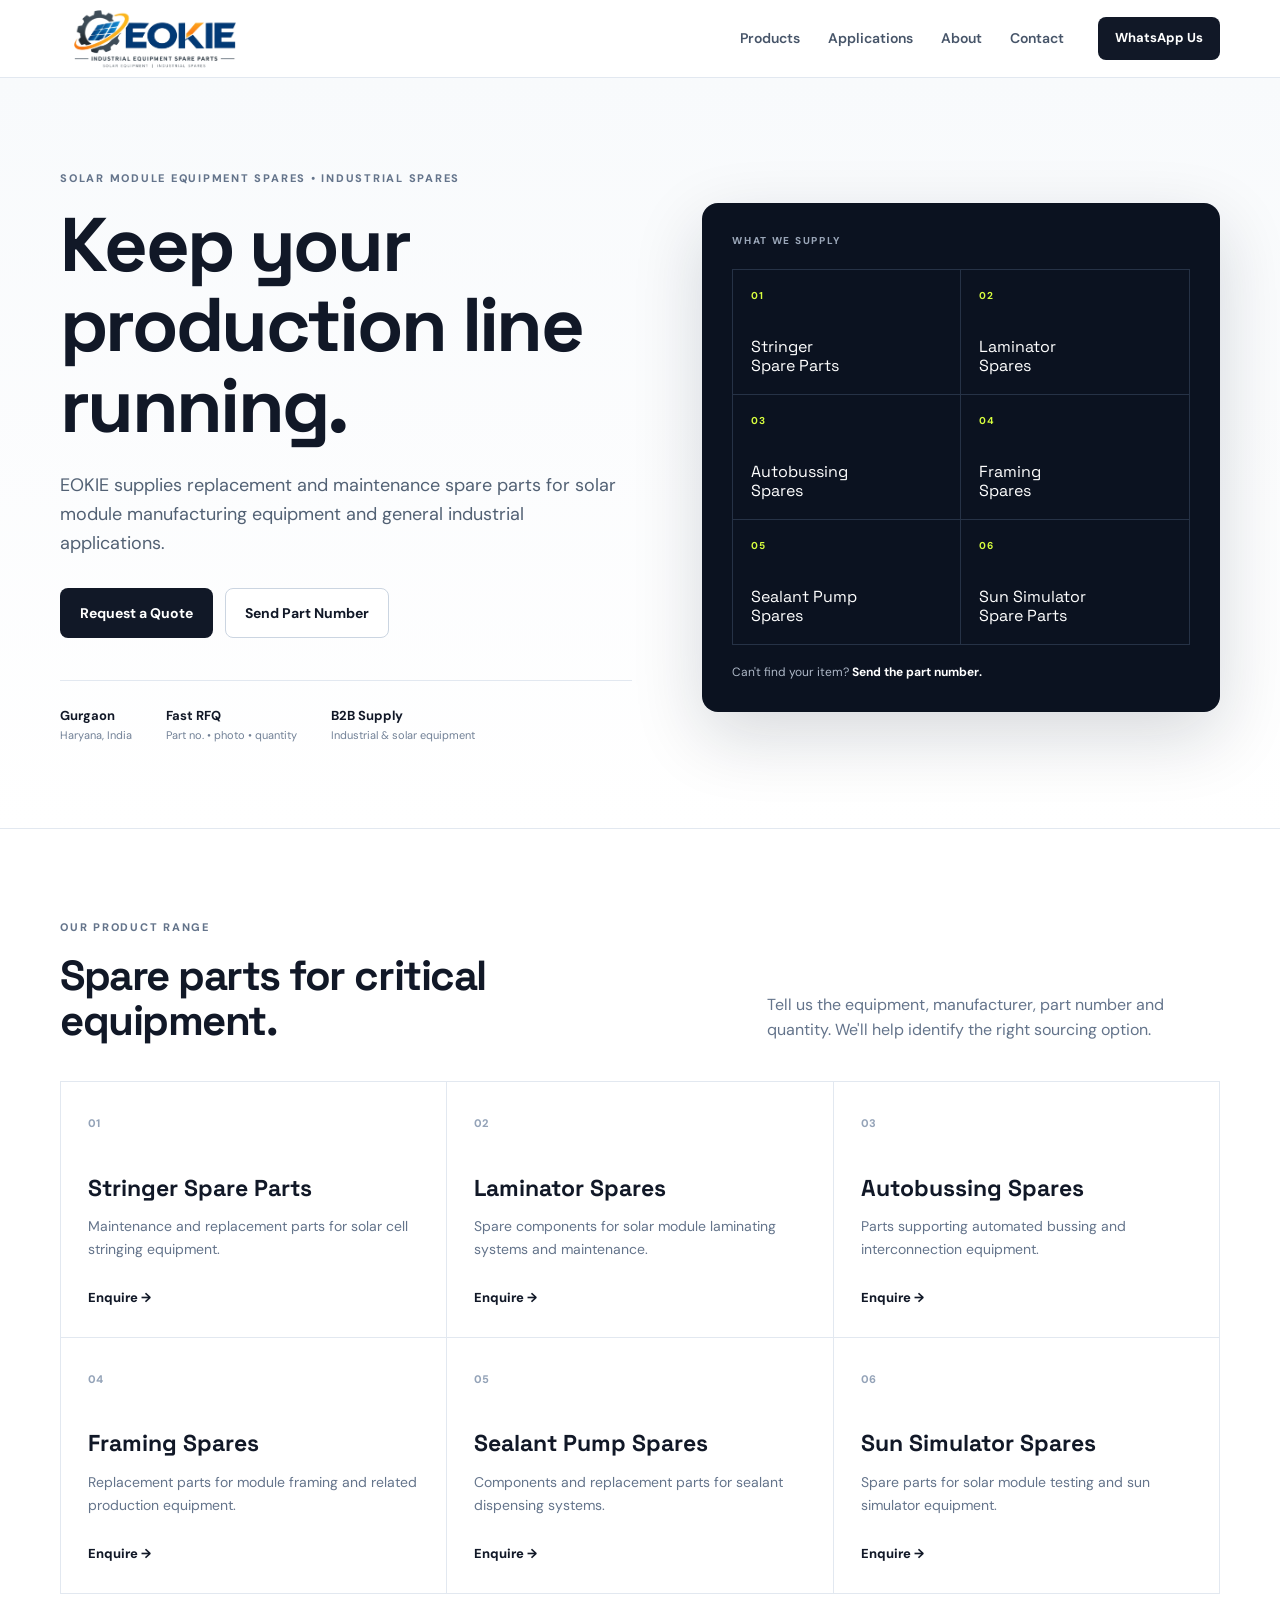
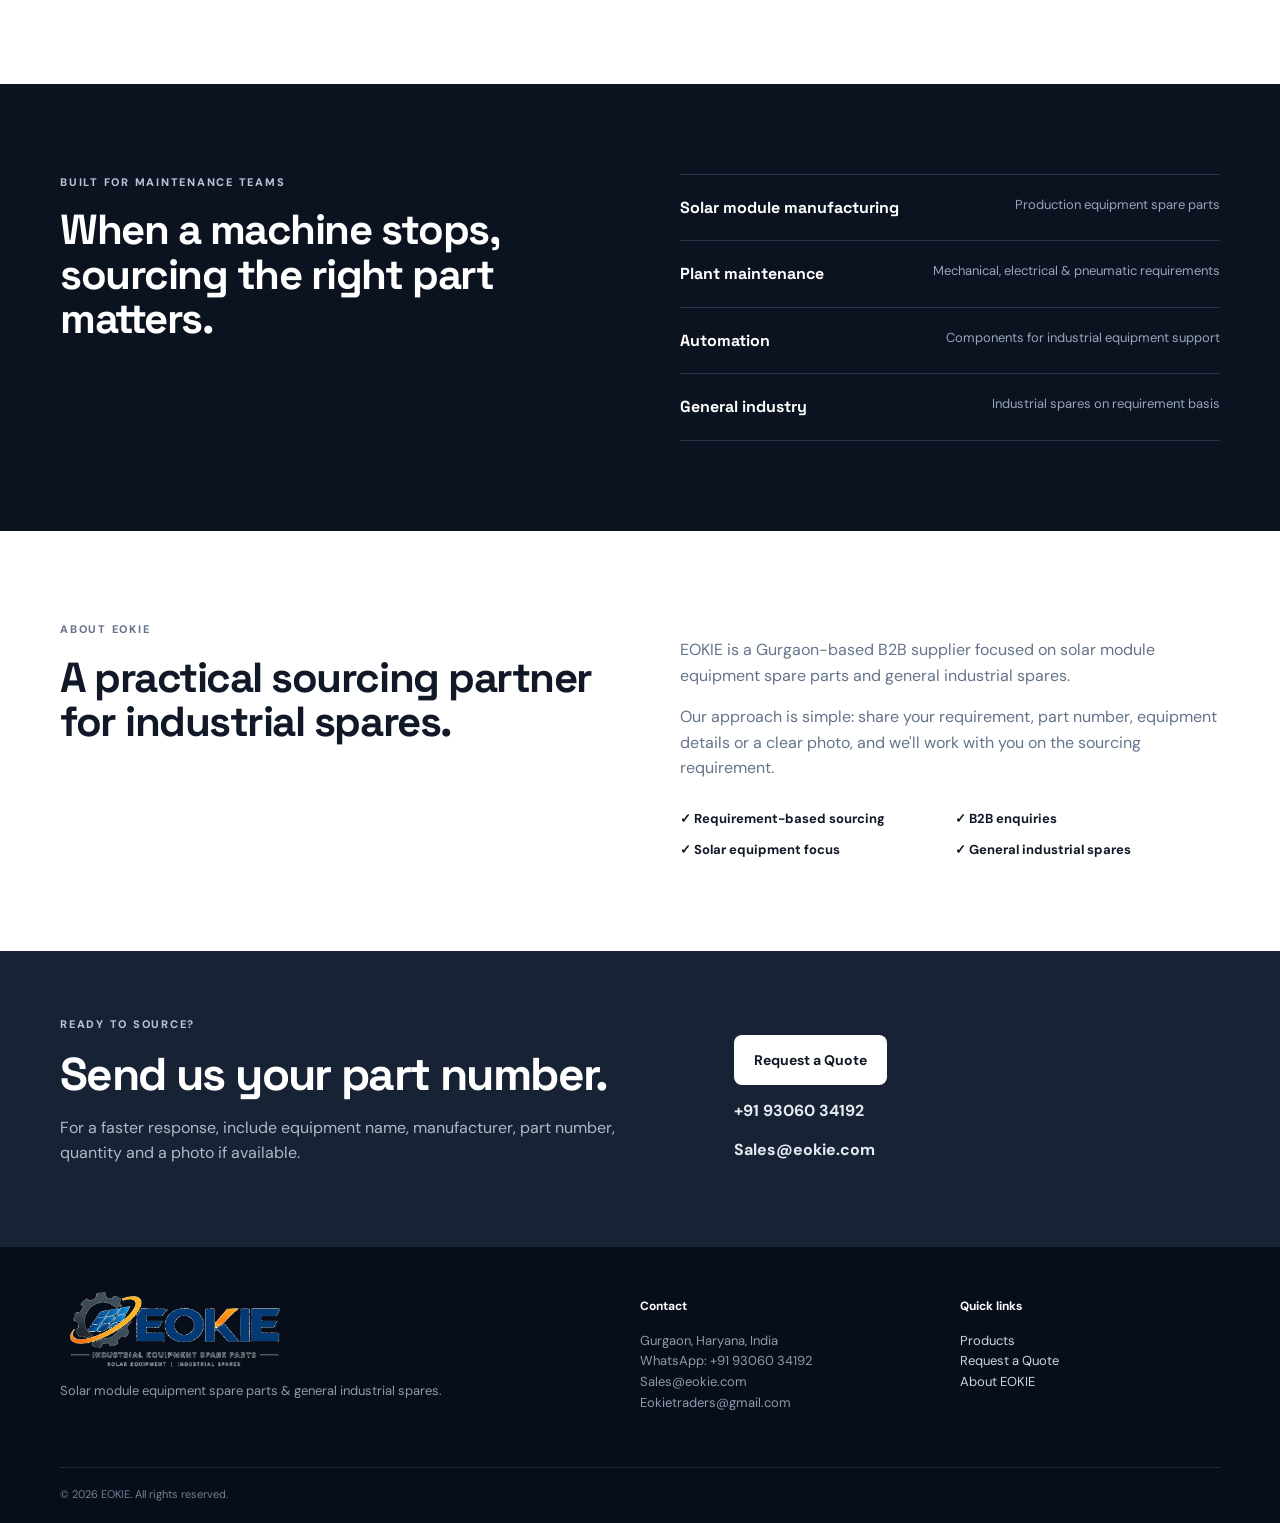
<file: index.html>
<!doctype html>
<html lang="en">
<head>
  <meta charset="utf-8">
  <meta name="viewport" content="width=device-width, initial-scale=1">
  <title>EOKIE | Solar Module Equipment Spare Parts & Industrial Spares</title>
  <meta name="description" content="EOKIE supplies spare parts for solar module manufacturing equipment including stringer, laminator, autobussing, framing, sealant pump and sun simulator systems. Gurgaon, Haryana, India.">
  <link rel="canonical" href="https://eokie.com/">
  <link rel="stylesheet" href="style.css">
</head>
<body>
<header class="nav">
  <div class="container nav-inner">
    <a class="brand logo-brand" href="index.html"><img src="eokie-logo.png" alt="EOKIE - Industrial Equipment Spare Parts"></a>
    <nav>
      <a href="#products">Products</a>
      <a href="#industries">Applications</a>
      <a href="#about">About</a>
      <a href="#contact">Contact</a>
    </nav>
    <a class="nav-cta" href="https://wa.me/919306034192?text=Hello%20EOKIE%2C%20I%20would%20like%20to%20enquire%20about%20a%20spare%20part." target="_blank" rel="noopener">WhatsApp Us</a>
  </div>
</header>

<main>
<section class="hero">
  <div class="container hero-grid">
    <div>
      <div class="eyebrow">SOLAR MODULE EQUIPMENT SPARES • INDUSTRIAL SPARES</div>
      <h1>Keep your production line <span>running.</span></h1>
      <p class="hero-copy">EOKIE supplies replacement and maintenance spare parts for solar module manufacturing equipment and general industrial applications.</p>
      <div class="hero-actions">
        <a class="btn primary" href="quote.html">Request a Quote</a>
        <a class="btn secondary" href="https://wa.me/919306034192?text=Hello%20EOKIE%2C%20please%20help%20me%20source%20a%20spare%20part." target="_blank" rel="noopener">Send Part Number</a>
      </div>
      <div class="trust-row">
        <div><strong>Gurgaon</strong><span>Haryana, India</span></div>
        <div><strong>Fast RFQ</strong><span>Part no. • photo • quantity</span></div>
        <div><strong>B2B Supply</strong><span>Industrial & solar equipment</span></div>
      </div>
    </div>
    <div class="hero-card">
      <div class="card-label">WHAT WE SUPPLY</div>
      <div class="machine-grid">
        <div><b>01</b><span>Stringer<br>Spare Parts</span></div>
        <div><b>02</b><span>Laminator<br>Spares</span></div>
        <div><b>03</b><span>Autobussing<br>Spares</span></div>
        <div><b>04</b><span>Framing<br>Spares</span></div>
        <div><b>05</b><span>Sealant Pump<br>Spares</span></div>
        <div><b>06</b><span>Sun Simulator<br>Spare Parts</span></div>
      </div>
      <div class="card-foot">Can't find your item? <b>Send the part number.</b></div>
    </div>
  </div>
</section>

<section id="products" class="section">
  <div class="container">
    <div class="section-head">
      <div><div class="eyebrow">OUR PRODUCT RANGE</div><h2>Spare parts for critical equipment.</h2></div>
      <p>Tell us the equipment, manufacturer, part number and quantity. We'll help identify the right sourcing option.</p>
    </div>
    <div class="product-grid">
      <article class="product-card"><span>01</span><h3>Stringer Spare Parts</h3><p>Maintenance and replacement parts for solar cell stringing equipment.</p><a href="quote.html?product=Stringer%20Spare%20Parts">Enquire →</a></article>
      <article class="product-card"><span>02</span><h3>Laminator Spares</h3><p>Spare components for solar module laminating systems and maintenance.</p><a href="quote.html?product=Laminator%20Spares">Enquire →</a></article>
      <article class="product-card"><span>03</span><h3>Autobussing Spares</h3><p>Parts supporting automated bussing and interconnection equipment.</p><a href="quote.html?product=Autobussing%20Spares">Enquire →</a></article>
      <article class="product-card"><span>04</span><h3>Framing Spares</h3><p>Replacement parts for module framing and related production equipment.</p><a href="quote.html?product=Framing%20Spares">Enquire →</a></article>
      <article class="product-card"><span>05</span><h3>Sealant Pump Spares</h3><p>Components and replacement parts for sealant dispensing systems.</p><a href="quote.html?product=Sealant%20Pump%20Spares">Enquire →</a></article>
      <article class="product-card"><span>06</span><h3>Sun Simulator Spares</h3><p>Spare parts for solar module testing and sun simulator equipment.</p><a href="quote.html?product=Sun%20Simulator%20Spare%20Parts">Enquire →</a></article>
    </div>
  </div>
</section>

<section id="industries" class="dark-section">
  <div class="container two-col">
    <div><div class="eyebrow light">BUILT FOR MAINTENANCE TEAMS</div><h2>When a machine stops, sourcing the right part matters.</h2></div>
    <div class="application-list">
      <div><b>Solar module manufacturing</b><span>Production equipment spare parts</span></div>
      <div><b>Plant maintenance</b><span>Mechanical, electrical & pneumatic requirements</span></div>
      <div><b>Automation</b><span>Components for industrial equipment support</span></div>
      <div><b>General industry</b><span>Industrial spares on requirement basis</span></div>
    </div>
  </div>
</section>

<section id="about" class="section about">
  <div class="container two-col">
    <div><div class="eyebrow">ABOUT EOKIE</div><h2>A practical sourcing partner for industrial spares.</h2></div>
    <div><p>EOKIE is a Gurgaon-based B2B supplier focused on solar module equipment spare parts and general industrial spares.</p><p>Our approach is simple: share your requirement, part number, equipment details or a clear photo, and we'll work with you on the sourcing requirement.</p><div class="mini-points"><span>✓ Requirement-based sourcing</span><span>✓ B2B enquiries</span><span>✓ Solar equipment focus</span><span>✓ General industrial spares</span></div></div>
  </div>
</section>

<section id="contact" class="contact-section">
  <div class="container contact-box">
    <div><div class="eyebrow light">READY TO SOURCE?</div><h2>Send us your part number.</h2><p>For a faster response, include equipment name, manufacturer, part number, quantity and a photo if available.</p></div>
    <div class="contact-actions">
      <a class="btn white" href="quote.html">Request a Quote</a>
      <a class="contact-link" href="tel:+919306034192">+91 93060 34192</a>
      <a class="contact-link" href="mailto:Sales@eokie.com">Sales@eokie.com</a>
    </div>
  </div>
</section>
</main>

<footer>
  <div class="container footer-inner"><div><a class="brand footer-brand logo-brand" href="index.html"><img src="eokie-logo.png" alt="EOKIE - Industrial Equipment Spare Parts"></a><p>Solar module equipment spare parts & general industrial spares.</p></div><div><b>Contact</b><p>Gurgaon, Haryana, India<br>WhatsApp: +91 93060 34192<br>Sales@eokie.com<br>Eokietraders@gmail.com</p></div><div><b>Quick links</b><p><a href="#products">Products</a><br><a href="quote.html">Request a Quote</a><br><a href="#about">About EOKIE</a></p></div></div>
  <div class="container copyright">© 2026 EOKIE. All rights reserved.</div>
</footer>
</body>
</html>
</file>
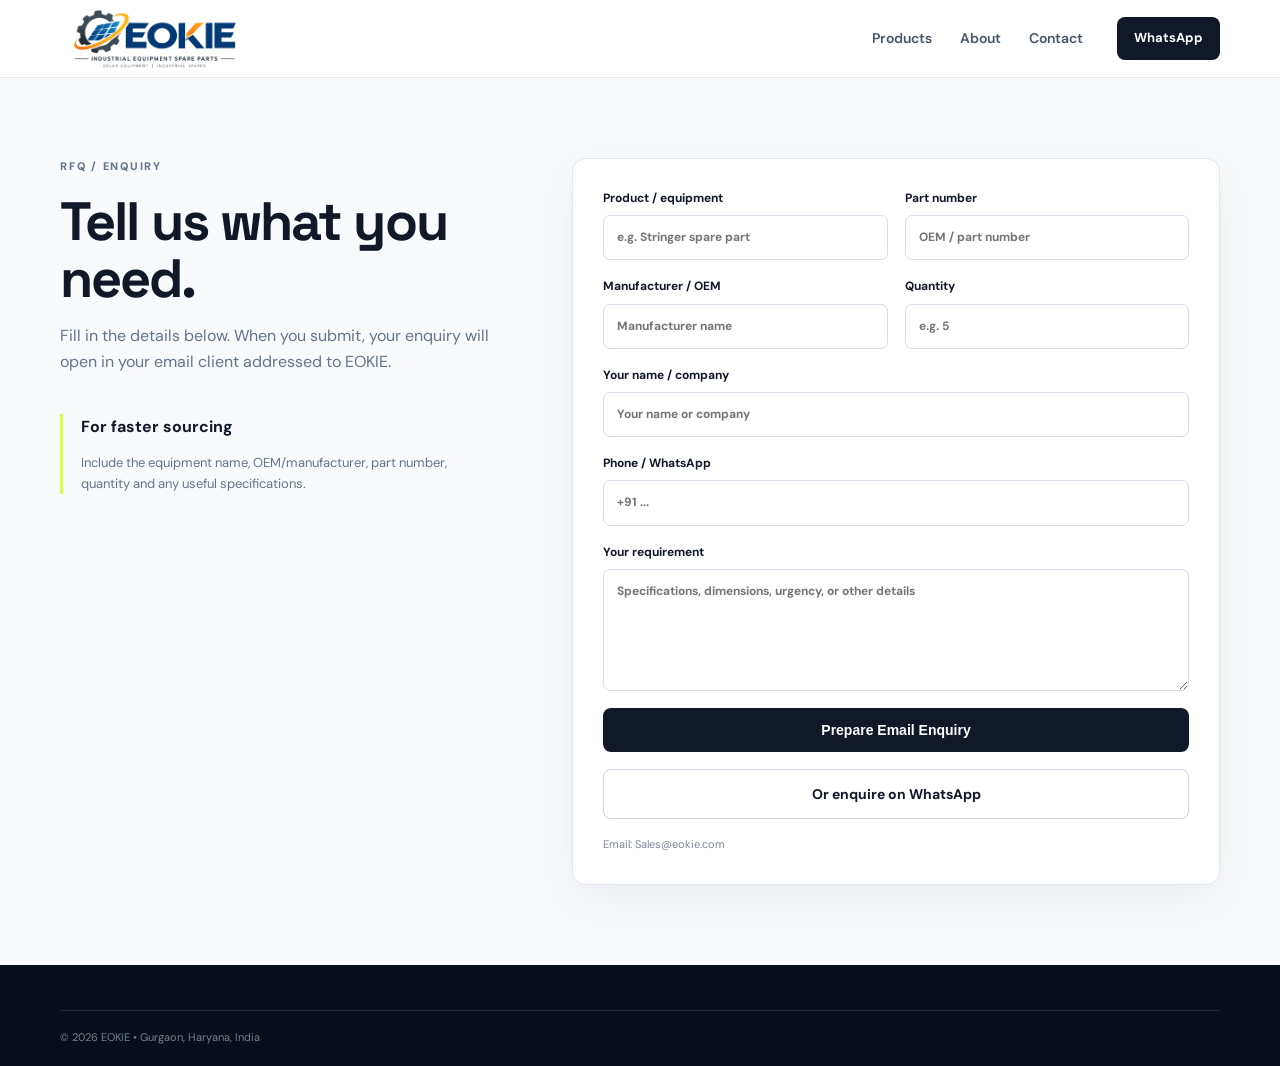
<file: quote.html>
<!doctype html>
<html lang="en">
<head>
<meta charset="utf-8"><meta name="viewport" content="width=device-width, initial-scale=1">
<title>Request a Quote | EOKIE</title>
<meta name="description" content="Send your solar module equipment spare part or industrial spare requirement to EOKIE.">
<link rel="stylesheet" href="style.css">
</head>
<body>
<header class="nav"><div class="container nav-inner"><a class="brand logo-brand" href="index.html"><img src="eokie-logo.png" alt="EOKIE - Industrial Equipment Spare Parts"></a><nav><a href="index.html#products">Products</a><a href="index.html#about">About</a><a href="index.html#contact">Contact</a></nav><a class="nav-cta" href="https://wa.me/919306034192" target="_blank" rel="noopener">WhatsApp</a></div></header>
<main class="quote-page"><div class="container quote-wrap">
<div><div class="eyebrow">RFQ / ENQUIRY</div><h1>Tell us what you need.</h1><p>Fill in the details below. When you submit, your enquiry will open in your email client addressed to EOKIE.</p><div class="quote-help"><b>For faster sourcing</b><p>Include the equipment name, OEM/manufacturer, part number, quantity and any useful specifications.</p></div></div>
<form id="quoteForm" class="quote-form">
<label>Product / equipment<input id="product" name="product" required placeholder="e.g. Stringer spare part"></label>
<label>Part number<input id="partno" name="partno" placeholder="OEM / part number"></label>
<label>Manufacturer / OEM<input id="maker" name="maker" placeholder="Manufacturer name"></label>
<label>Quantity<input id="qty" name="qty" type="number" min="1" placeholder="e.g. 5"></label>
<label>Your name / company<input id="name" name="name" required placeholder="Your name or company"></label>
<label>Phone / WhatsApp<input id="phone" name="phone" required placeholder="+91 ..."></label>
<label>Your requirement<textarea id="details" name="details" rows="5" placeholder="Specifications, dimensions, urgency, or other details"></textarea></label>
<button class="btn primary" type="submit">Prepare Email Enquiry</button>
<a class="btn secondary" href="https://wa.me/919306034192?text=Hello%20EOKIE%2C%20I%20want%20to%20enquire%20about%20a%20spare%20part." target="_blank" rel="noopener">Or enquire on WhatsApp</a>
<p class="form-note">Email: Sales@eokie.com</p>
</form></div></main>
<footer><div class="container copyright">© 2026 EOKIE • Gurgaon, Haryana, India</div></footer>
<script src="script.js"></script>
</body>
</html>
</file>
<file: style.css>
@import url('https://fonts.googleapis.com/css2?family=DM+Sans:wght@400;500;600;700&family=Space+Grotesk:wght@500;600;700&display=swap');
:root{--ink:#111827;--muted:#64748b;--line:#e2e8f0;--soft:#f7f9fc;--accent:#d8ff3e;--dark:#0b1220}
*{box-sizing:border-box}html{scroll-behavior:smooth}body{margin:0;color:var(--ink);font-family:'DM Sans',Arial,sans-serif;background:#fff;line-height:1.6}a{text-decoration:none;color:inherit}.container{width:min(1160px,calc(100% - 40px));margin:auto}.nav{height:78px;border-bottom:1px solid var(--line);background:#fff;position:sticky;top:0;z-index:10}.nav-inner{height:100%;display:flex;align-items:center;gap:34px}.brand{display:flex;align-items:center;gap:10px;font-family:'Space Grotesk';font-weight:700;font-size:22px;letter-spacing:.06em}.logo-brand img{display:block;width:190px;height:auto;max-height:58px;object-fit:contain}.brand-mark{display:grid;place-items:center;width:34px;height:34px;border-radius:8px;background:var(--ink);color:var(--accent);font-size:19px}.nav nav{display:flex;gap:28px;margin-left:auto;color:#475569;font-size:14px;font-weight:600}.nav nav a:hover{color:#111827}.nav-cta{background:var(--ink);color:#fff;padding:11px 17px;border-radius:8px;font-size:13px;font-weight:700}.hero{background:linear-gradient(180deg,#f8fafc,#fff);padding:92px 0 84px;border-bottom:1px solid var(--line)}.hero-grid{display:grid;grid-template-columns:1.05fr .95fr;gap:70px;align-items:center}.eyebrow{font-size:11px;font-weight:800;letter-spacing:.16em;color:#64748b;margin-bottom:17px}.eyebrow.light{color:#b9c3d4}.hero h1,h1,h2{font-family:'Space Grotesk';line-height:1.06;letter-spacing:-.035em;margin:0}.hero h1{font-size:clamp(48px,6vw,76px);max-width:760px}.hero h1 span{display:block}.hero-copy{font-size:18px;color:#526174;max-width:620px;margin:25px 0 30px}.hero-actions{display:flex;gap:12px;flex-wrap:wrap}.btn{display:inline-flex;justify-content:center;align-items:center;border-radius:8px;padding:13px 19px;font-weight:700;font-size:14px;border:1px solid transparent;cursor:pointer}.btn.primary{background:var(--ink);color:#fff}.btn.secondary{background:#fff;border-color:#cbd5e1}.btn.white{background:#fff;color:var(--ink)}.trust-row{display:flex;gap:34px;margin-top:42px;padding-top:25px;border-top:1px solid var(--line)}.trust-row div{display:flex;flex-direction:column}.trust-row strong{font-size:13px}.trust-row span{font-size:11px;color:#718096}.hero-card{background:var(--dark);color:#fff;border-radius:16px;padding:30px;box-shadow:0 24px 70px rgba(15,23,42,.16)}.card-label{font-size:10px;letter-spacing:.17em;color:#9aa6b8;font-weight:800;margin-bottom:20px}.machine-grid{display:grid;grid-template-columns:1fr 1fr;border:1px solid #263246;border-bottom:0}.machine-grid div{min-height:125px;padding:18px;border-right:1px solid #263246;border-bottom:1px solid #263246;display:flex;flex-direction:column;justify-content:space-between}.machine-grid div:nth-child(2n){border-right:0}.machine-grid b{font-size:10px;color:var(--accent);letter-spacing:.12em}.machine-grid span{font-family:'Space Grotesk';font-size:16px;line-height:1.2}.card-foot{font-size:12px;color:#aeb8c7;margin-top:18px}.card-foot b{color:#fff}.section{padding:90px 0}.section-head{display:grid;grid-template-columns:1fr .7fr;gap:60px;align-items:end;margin-bottom:38px}.section h2,.two-col h2{font-size:42px}.section-head>p{color:#64748b;margin:0}.product-grid{display:grid;grid-template-columns:repeat(3,1fr);border-top:1px solid var(--line);border-left:1px solid var(--line)}.product-card{min-height:250px;padding:27px;border-right:1px solid var(--line);border-bottom:1px solid var(--line);transition:.2s}.product-card:hover{background:#fbfdff}.product-card>span{font-size:11px;color:#94a3b8;font-weight:800}.product-card h3{font-family:'Space Grotesk';font-size:23px;margin:35px 0 9px}.product-card p{color:#64748b;font-size:14px;margin:0 0 24px}.product-card a{font-size:13px;font-weight:800}.dark-section{background:var(--dark);color:#fff;padding:90px 0}.two-col{display:grid;grid-template-columns:1fr 1fr;gap:80px;align-items:start}.application-list{border-top:1px solid #293447}.application-list div{padding:20px 0;border-bottom:1px solid #293447;display:flex;justify-content:space-between;gap:20px}.application-list b{font-family:'Space Grotesk'}.application-list span{color:#98a5b8;font-size:13px;text-align:right}.about p{color:#64748b;font-size:16px}.mini-points{display:grid;grid-template-columns:1fr 1fr;gap:10px;margin-top:28px;font-size:13px;font-weight:700}.contact-section{background:#182235;color:#fff;padding:65px 0}.contact-box{display:grid;grid-template-columns:1.1fr .9fr;gap:80px;align-items:center}.contact-box h2{font-size:46px}.contact-box p{color:#aeb8c7}.contact-actions{display:flex;flex-direction:column;align-items:flex-start;gap:13px}.contact-link{font-weight:700;color:#e6ebf2}footer{background:#080e19;color:#fff;padding:45px 0 20px}.footer-inner{display:grid;grid-template-columns:2fr 1fr 1fr;gap:60px;padding-bottom:40px}.footer-brand{margin-bottom:14px}.footer-brand img{width:230px;max-height:75px}.footer-inner p{color:#8e9aac;font-size:13px}.footer-inner b{font-size:12px}.footer-inner a{color:#cbd5e1}.copyright{border-top:1px solid #202a39;padding-top:18px;color:#728096;font-size:11px}.quote-page{background:#f8fafc;padding:80px 0;min-height:calc(100vh - 78px)}.quote-wrap{display:grid;grid-template-columns:.8fr 1.2fr;gap:80px}.quote-wrap h1{font-size:54px}.quote-wrap>div>p{color:#64748b;max-width:480px}.quote-help{margin-top:40px;border-left:3px solid var(--accent);padding-left:18px}.quote-help p{font-size:13px;color:#64748b}.quote-form{background:#fff;border:1px solid var(--line);border-radius:14px;padding:30px;display:grid;grid-template-columns:1fr 1fr;gap:17px;box-shadow:0 15px 45px rgba(15,23,42,.06)}.quote-form label{font-size:12px;font-weight:700;display:flex;flex-direction:column;gap:7px}.quote-form label:nth-of-type(5),.quote-form label:nth-of-type(6),.quote-form label:nth-of-type(7){grid-column:1/-1}.quote-form input,.quote-form textarea{font:inherit;border:1px solid #d5dde8;border-radius:7px;padding:12px 13px;outline:0}.quote-form input:focus,.quote-form textarea:focus{border-color:#64748b}.quote-form button,.quote-form>a{grid-column:1/-1}.form-note{grid-column:1/-1;color:#7b8798;font-size:11px;margin:0}
@media(max-width:850px){.nav nav{display:none}.nav-cta{margin-left:auto}.hero{padding:65px 0}.hero-grid,.section-head,.two-col,.contact-box,.quote-wrap{grid-template-columns:1fr;gap:40px}.hero h1{font-size:48px}.product-grid{grid-template-columns:1fr 1fr}.section{padding:65px 0}.footer-inner{grid-template-columns:1fr 1fr}.quote-form{grid-template-columns:1fr}.quote-form label{grid-column:1/-1!important}}@media(max-width:560px){.container{width:min(100% - 28px,1160px)}.nav{height:68px}.nav-cta{padding:9px 11px}.logo-brand img{width:155px}.hero h1{font-size:42px}.hero-copy{font-size:16px}.trust-row{gap:15px;flex-wrap:wrap}.product-grid{grid-template-columns:1fr}.section h2,.two-col h2,.contact-box h2{font-size:34px}.footer-inner{grid-template-columns:1fr}.machine-grid div{min-height:110px}}
</file>
